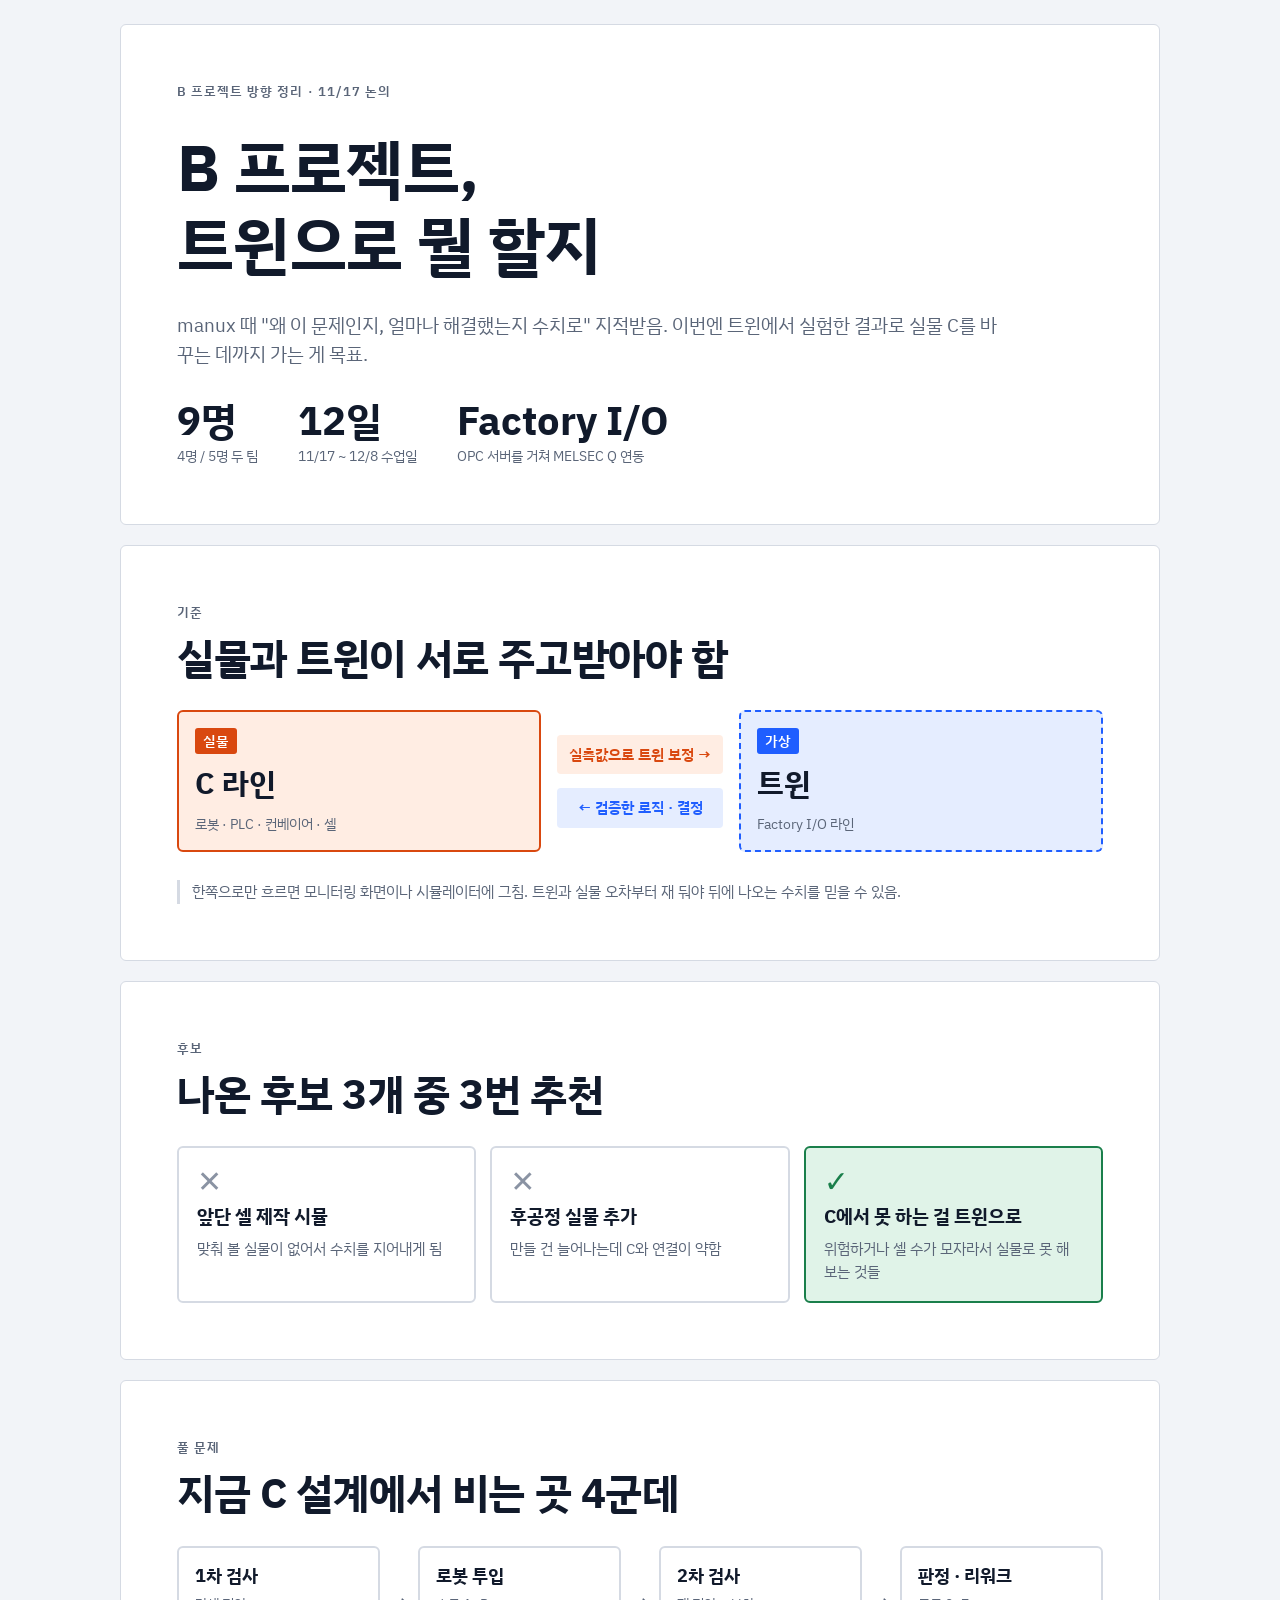
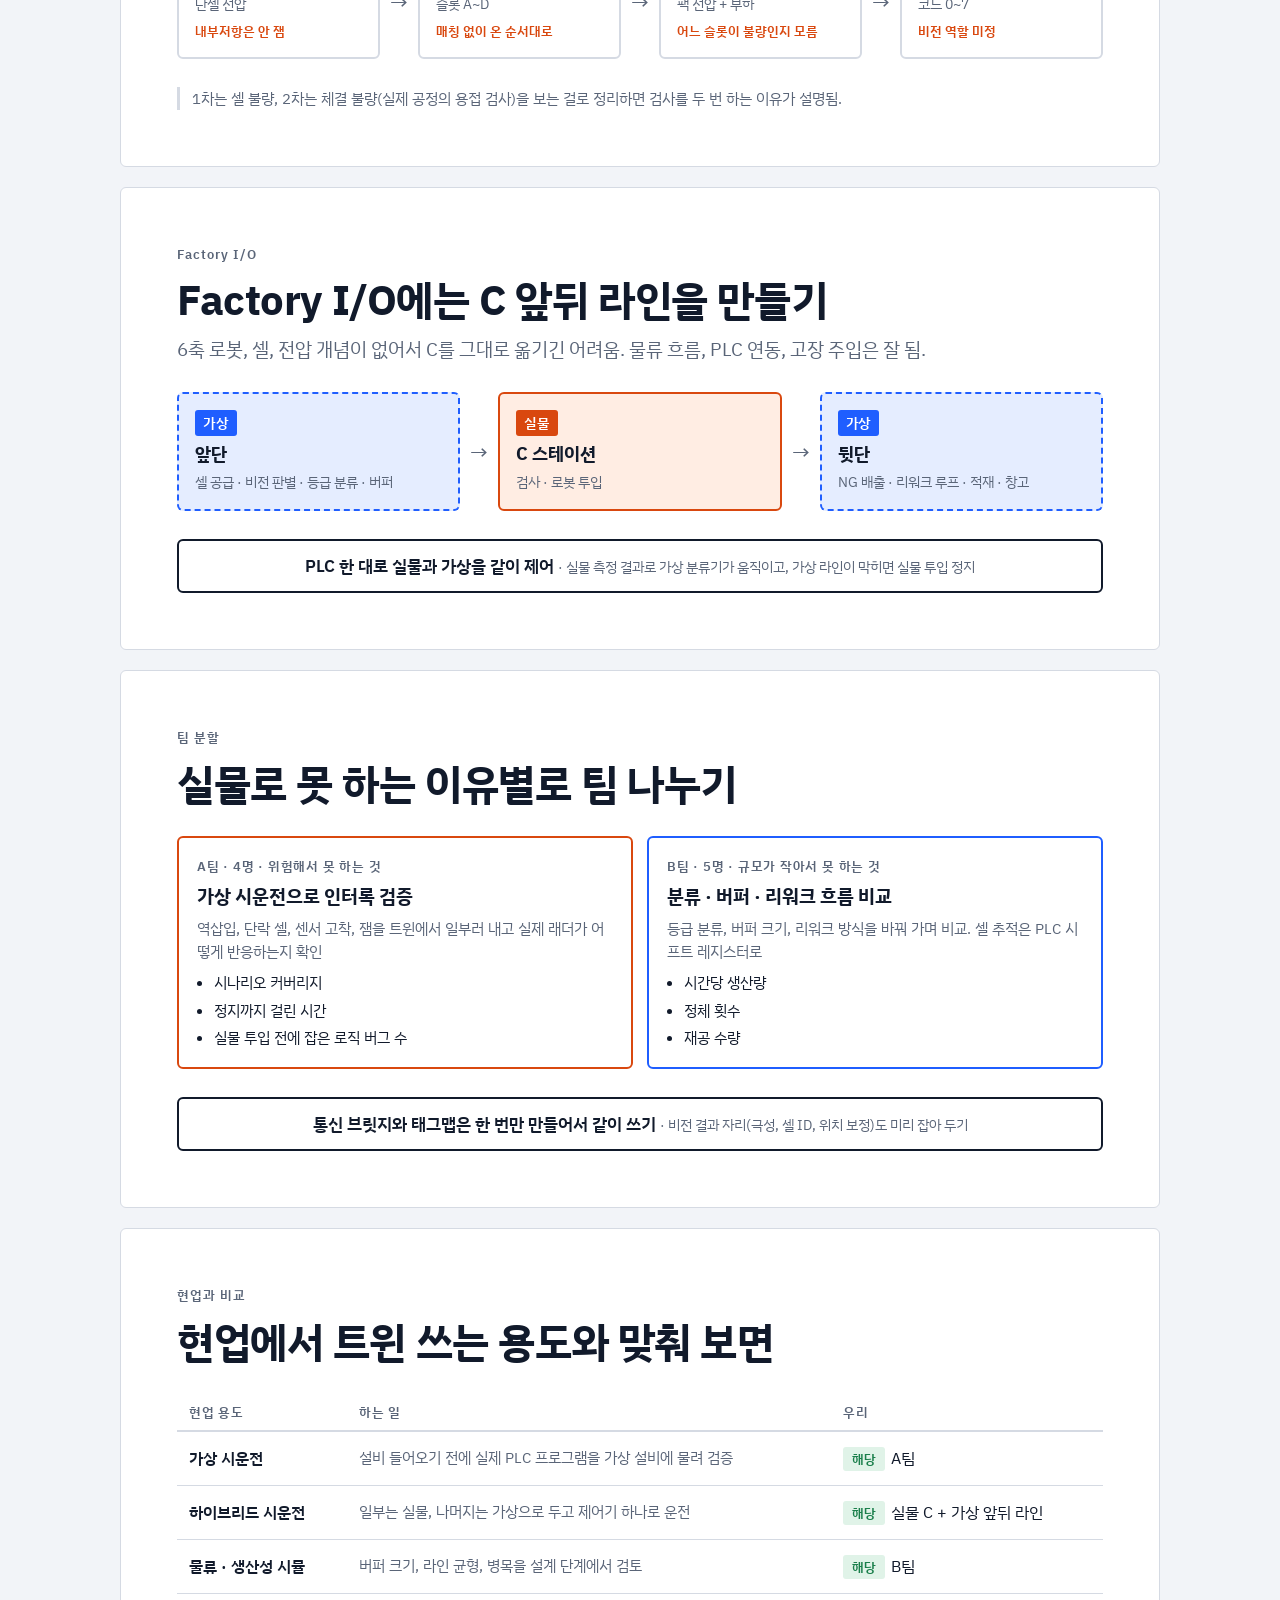
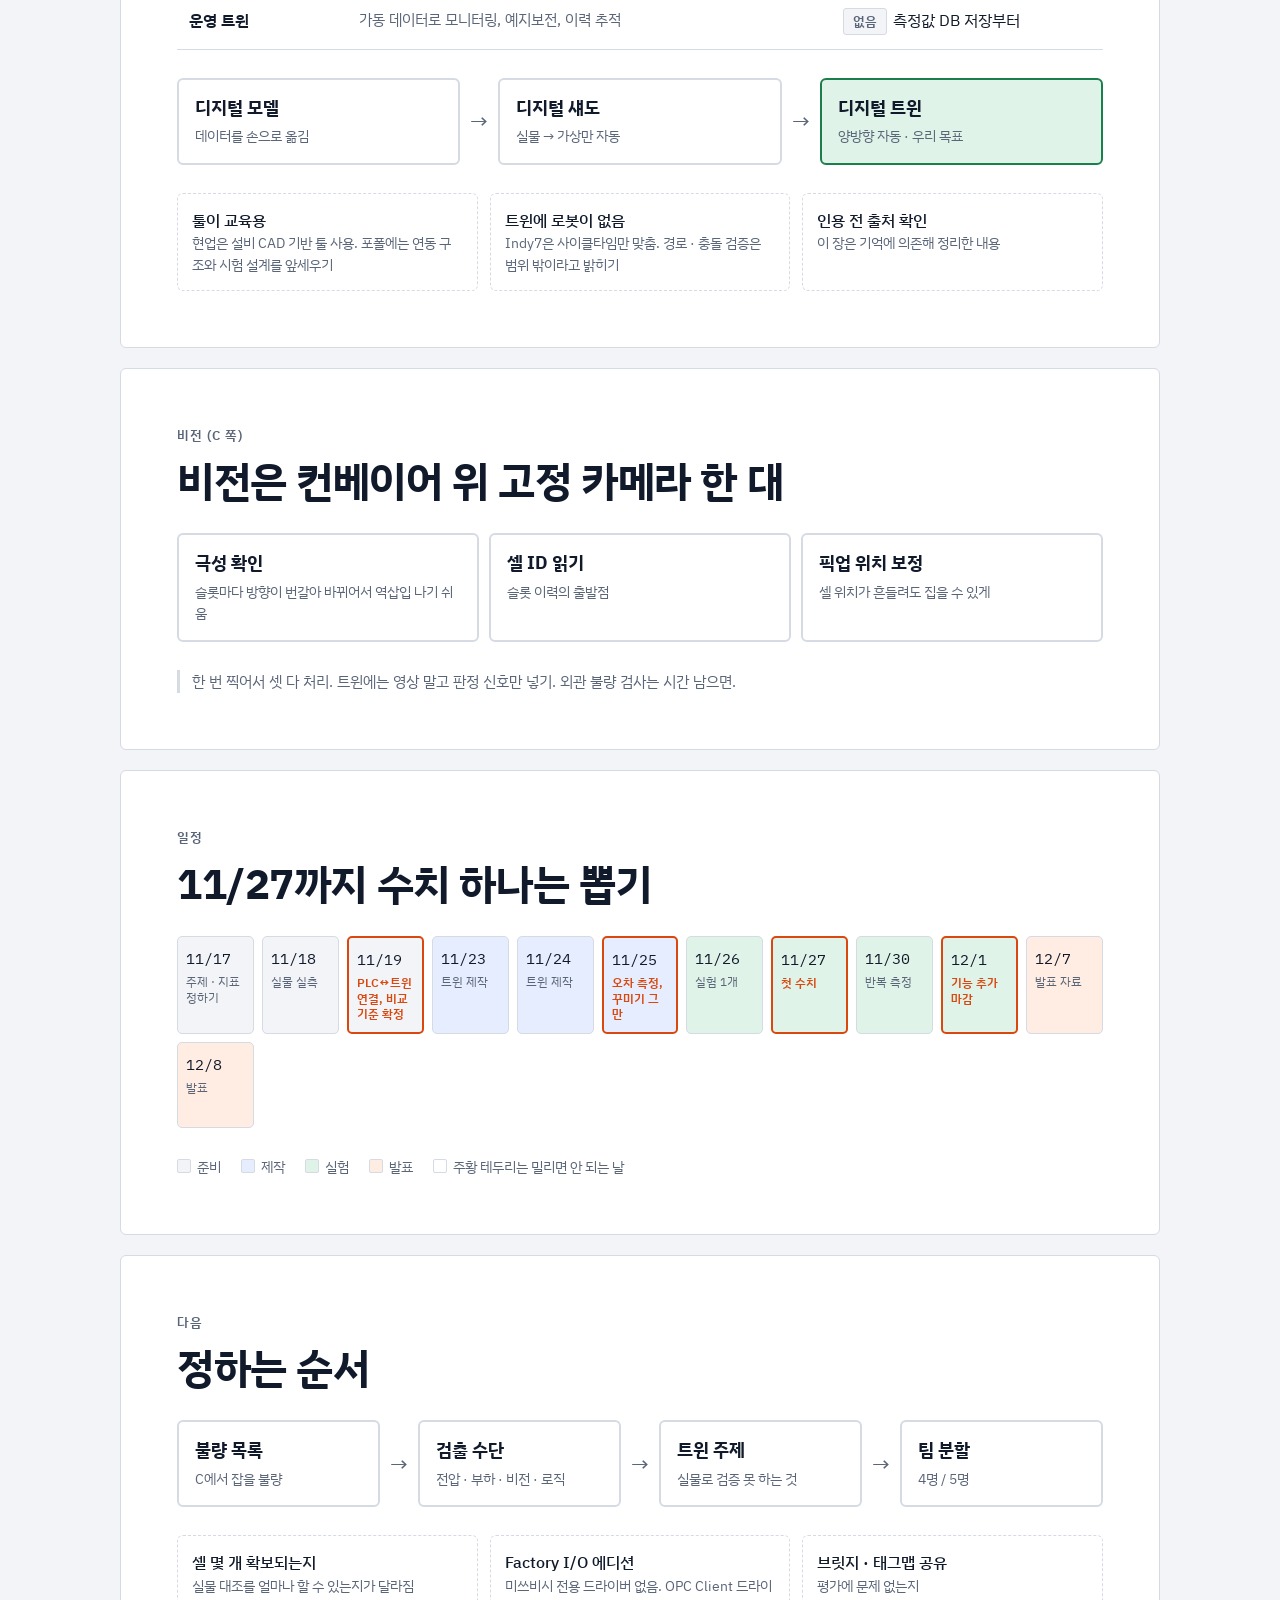
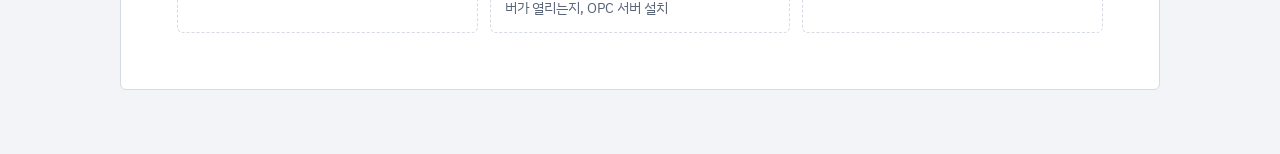
<file: b-project-twin-direction.html>
<!doctype html>
<html lang="ko">
<head>
<meta charset="utf-8">
<meta name="viewport" content="width=device-width, initial-scale=1">
<style>body{margin:0}[hidden]{display:none!important}</style>
</head>
<body>
<title>B 프로젝트 트윈 방향 제안</title>
<meta name="claude:viewport-fit-sides" content="cover">
<link rel="stylesheet" href="https://fonts.googleapis.com/css2?family=IBM+Plex+Sans+KR:wght@400;500;600;700&family=IBM+Plex+Mono:wght@500&display=swap">
<style>
/* Layout: 세로로 넘기는 슬라이드. 한 장에 제목 하나, 그 아래 도표 하나. 파랑 = 가상(트윈), 주황 = 실물. */
:root{
  --bg:#F2F4F8; --surface:#FFFFFF; --ink:#111A2B; --muted:#5A6578; --line:#D5DAE3;
  --virtual:#1F5EFF; --virtual-soft:#E5EDFF; --real:#D9480F; --real-soft:#FFEDE3;
  --ok:#1A7F4B; --ok-soft:#E0F3E8; --no:#8A93A3;
  --sans:"IBM Plex Sans KR","Apple SD Gothic Neo","Malgun Gothic",system-ui,sans-serif;
  --mono:"IBM Plex Mono",ui-monospace,Consolas,monospace;
}
@media (prefers-color-scheme:dark){:root:not([data-theme="light"]){
  --bg:#0D121A; --surface:#161D28; --ink:#E9EDF4; --muted:#98A3B5; --line:#2A3443;
  --virtual:#7AA5FF; --virtual-soft:#18274A; --real:#FF8F57; --real-soft:#3A2114;
  --ok:#5CCB8E; --ok-soft:#15301F; --no:#6B7687; color-scheme:dark}}
:root[data-theme="dark"]{
  --bg:#0D121A; --surface:#161D28; --ink:#E9EDF4; --muted:#98A3B5; --line:#2A3443;
  --virtual:#7AA5FF; --virtual-soft:#18274A; --real:#FF8F57; --real-soft:#3A2114;
  --ok:#5CCB8E; --ok-soft:#15301F; --no:#6B7687; color-scheme:dark}

*{box-sizing:border-box}
body{background:var(--bg);color:var(--ink);font-family:var(--sans);font-size:17px;line-height:1.55;
  padding-left:max(16px,env(safe-area-inset-left,0px));padding-right:max(16px,env(safe-area-inset-right,0px));padding-block:24px 64px}
.deck{max-width:1040px;margin:0 auto;display:flex;flex-direction:column;gap:20px}
.slide{background:var(--surface);border:1px solid var(--line);border-radius:6px;padding:clamp(24px,5vw,56px);display:flex;flex-direction:column;gap:28px}
.eyebrow{font-size:13px;font-weight:600;letter-spacing:.08em;color:var(--muted);margin:0}
h1,h2{margin:0;font-weight:700;line-height:1.2;text-wrap:balance;letter-spacing:-.01em}
h1{font-size:clamp(34px,6.4vw,64px)}
h2{font-size:clamp(26px,4.4vw,42px)}
.head{display:flex;flex-direction:column;gap:10px}
.sub{margin:0;color:var(--muted);font-size:clamp(16px,2vw,19px);max-width:44em}

.facts{display:flex;flex-wrap:wrap;gap:12px 40px}
.fact b{display:block;font-size:clamp(28px,4vw,40px);line-height:1.1;font-variant-numeric:tabular-nums}
.fact span{color:var(--muted);font-size:14px}

.flow{display:flex;align-items:stretch;gap:10px}
.node{flex:1;min-width:0;border:2px solid var(--line);border-radius:6px;padding:16px;display:flex;flex-direction:column;gap:6px}
.node b{font-size:18px;line-height:1.3}
.node span{font-size:14px;color:var(--muted)}
.node.v{border-color:var(--virtual);background:var(--virtual-soft);border-style:dashed}
.node.r{border-color:var(--real);background:var(--real-soft)}
.node.goal{border-color:var(--ok);background:var(--ok-soft)}
.arr{align-self:center;font-size:22px;color:var(--muted);flex:none}
.tag{align-self:flex-start;font-size:12px;font-weight:600;letter-spacing:.06em;padding:2px 8px;border-radius:3px}
.tag.v{background:var(--virtual);color:var(--surface)} .tag.r{background:var(--real);color:var(--surface)}
.node .hole{font-size:13px;font-weight:600;color:var(--real)}

.loop{display:grid;grid-template-columns:1fr auto 1fr;gap:16px;align-items:center}
.loop .big{font-size:clamp(22px,3vw,30px);font-weight:700;color:var(--ink)}
.links{display:flex;flex-direction:column;gap:14px;min-width:0}
.link{font-size:15px;font-weight:600;text-align:center;padding:8px 12px;border-radius:4px;white-space:nowrap}
.link.to-v{background:var(--real-soft);color:var(--real)} .link.to-r{background:var(--virtual-soft);color:var(--virtual)}

.cols{display:grid;grid-template-columns:repeat(auto-fit,minmax(230px,1fr));gap:14px}
.opt{border:2px solid var(--line);border-radius:6px;padding:18px;display:flex;flex-direction:column;gap:8px;min-width:0}
.opt .mark{font-size:30px;font-weight:700;line-height:1;color:var(--no)}
.opt b{font-size:19px;line-height:1.3}
.opt span{font-size:15px;color:var(--muted)}
.opt.pick{border-color:var(--ok);background:var(--ok-soft)} .opt.pick .mark{color:var(--ok)}
.opt ul{margin:0;padding-left:1.1em;font-size:15px;display:flex;flex-direction:column;gap:4px}
.opt.a{border-color:var(--real)} .opt.b{border-color:var(--virtual)}
.opt .count{font-size:13px;font-weight:600;color:var(--muted);letter-spacing:.06em}
.bar{border:2px solid var(--ink);border-radius:6px;padding:12px 16px;text-align:center;font-weight:600}
.bar span{font-weight:400;color:var(--muted);font-size:14px}
.note{margin:0;font-size:15px;color:var(--muted);border-left:3px solid var(--line);padding-left:12px}

.scroll{overflow-x:auto}
table{border-collapse:collapse;width:100%;min-width:560px;font-size:16px}
th{text-align:left;font-size:13px;font-weight:600;letter-spacing:.06em;color:var(--muted);padding:8px 12px;border-bottom:2px solid var(--line)}
td{padding:14px 12px;border-bottom:1px solid var(--line);vertical-align:top}
td:first-child{font-weight:600;white-space:nowrap}
td.what{color:var(--muted);font-size:15px}
.chip{display:inline-block;font-size:13px;font-weight:600;padding:2px 9px;border-radius:3px;margin-right:6px}
.chip.yes{background:var(--ok-soft);color:var(--ok)} .chip.none{background:var(--bg);color:var(--muted);border:1px solid var(--line)}

.cal{display:grid;grid-template-columns:repeat(auto-fill,minmax(74px,1fr));gap:8px}
.day{border-radius:5px;padding:10px 8px;min-height:86px;display:flex;flex-direction:column;gap:4px;background:var(--bg);border:1px solid var(--line)}
.day i{font-style:normal;font-family:var(--mono);font-size:15px;font-variant-numeric:tabular-nums}
.day small{font-size:12px;color:var(--muted);line-height:1.3}
.day.gate{border:2px solid var(--real)} .day.gate small{color:var(--real);font-weight:600}
.day.p2{background:var(--virtual-soft)} .day.p3{background:var(--ok-soft)} .day.p4{background:var(--real-soft)}
.legend{display:flex;flex-wrap:wrap;gap:8px 20px;font-size:14px;color:var(--muted)}
.legend span::before{content:"";display:inline-block;width:12px;height:12px;border-radius:2px;margin-right:6px;vertical-align:-1px;background:var(--c);border:1px solid var(--line)}

.checks{display:grid;grid-template-columns:repeat(auto-fit,minmax(220px,1fr));gap:12px;margin:0;padding:0;list-style:none}
.checks li{border:1px dashed var(--line);border-radius:6px;padding:14px;font-size:16px;font-weight:500}
.checks li span{display:block;font-size:14px;font-weight:400;color:var(--muted)}

@media (max-width:720px){
  .flow{flex-direction:column} .arr{transform:rotate(90deg)}
  .loop{grid-template-columns:1fr} .link{white-space:normal}
}
</style>

<main class="deck">

<section class="slide">
  <p class="eyebrow">B 프로젝트 방향 정리 · 11/17 논의</p>
  <h1>B 프로젝트,<br>트윈으로 뭘 할지</h1>
  <p class="sub">manux 때 "왜 이 문제인지, 얼마나 해결했는지 수치로" 지적받음. 이번엔 트윈에서 실험한 결과로 실물 C를 바꾸는 데까지 가는 게 목표.</p>
  <div class="facts">
    <div class="fact"><b>9명</b><span>4명 / 5명 두 팀</span></div>
    <div class="fact"><b>12일</b><span>11/17 ~ 12/8 수업일</span></div>
    <div class="fact"><b>Factory I/O</b><span>OPC 서버를 거쳐 MELSEC Q 연동</span></div>
  </div>
</section>

<section class="slide">
  <div class="head">
    <p class="eyebrow">기준</p>
    <h2>실물과 트윈이 서로 주고받아야 함</h2>
  </div>
  <div class="loop">
    <div class="node r"><span class="tag r">실물</span><span class="big">C 라인</span><span>로봇 · PLC · 컨베이어 · 셀</span></div>
    <div class="links">
      <div class="link to-v">실측값으로 트윈 보정 →</div>
      <div class="link to-r">← 검증한 로직 · 결정</div>
    </div>
    <div class="node v"><span class="tag v">가상</span><span class="big">트윈</span><span>Factory I/O 라인</span></div>
  </div>
  <p class="note">한쪽으로만 흐르면 모니터링 화면이나 시뮬레이터에 그침. 트윈과 실물 오차부터 재 둬야 뒤에 나오는 수치를 믿을 수 있음.</p>
</section>

<section class="slide">
  <div class="head">
    <p class="eyebrow">후보</p>
    <h2>나온 후보 3개 중 3번 추천</h2>
  </div>
  <div class="cols">
    <div class="opt"><span class="mark">✕</span><b>앞단 셀 제작 시뮬</b><span>맞춰 볼 실물이 없어서 수치를 지어내게 됨</span></div>
    <div class="opt"><span class="mark">✕</span><b>후공정 실물 추가</b><span>만들 건 늘어나는데 C와 연결이 약함</span></div>
    <div class="opt pick"><span class="mark">✓</span><b>C에서 못 하는 걸 트윈으로</b><span>위험하거나 셀 수가 모자라서 실물로 못 해 보는 것들</span></div>
  </div>
</section>

<section class="slide">
  <div class="head">
    <p class="eyebrow">풀 문제</p>
    <h2>지금 C 설계에서 비는 곳 4군데</h2>
  </div>
  <div class="flow">
    <div class="node"><b>1차 검사</b><span>단셀 전압</span><span class="hole">내부저항은 안 잼</span></div>
    <div class="arr">→</div>
    <div class="node"><b>로봇 투입</b><span>슬롯 A~D</span><span class="hole">매칭 없이 온 순서대로</span></div>
    <div class="arr">→</div>
    <div class="node"><b>2차 검사</b><span>팩 전압 + 부하</span><span class="hole">어느 슬롯이 불량인지 모름</span></div>
    <div class="arr">→</div>
    <div class="node"><b>판정 · 리워크</b><span>코드 0~7</span><span class="hole">비전 역할 미정</span></div>
  </div>
  <p class="note">1차는 셀 불량, 2차는 체결 불량(실제 공정의 용접 검사)을 보는 걸로 정리하면 검사를 두 번 하는 이유가 설명됨.</p>
</section>

<section class="slide">
  <div class="head">
    <p class="eyebrow">Factory I/O</p>
    <h2>Factory I/O에는 C 앞뒤 라인을 만들기</h2>
    <p class="sub">6축 로봇, 셀, 전압 개념이 없어서 C를 그대로 옮기긴 어려움. 물류 흐름, PLC 연동, 고장 주입은 잘 됨.</p>
  </div>
  <div class="flow">
    <div class="node v"><span class="tag v">가상</span><b>앞단</b><span>셀 공급 · 비전 판별 · 등급 분류 · 버퍼</span></div>
    <div class="arr">→</div>
    <div class="node r"><span class="tag r">실물</span><b>C 스테이션</b><span>검사 · 로봇 투입</span></div>
    <div class="arr">→</div>
    <div class="node v"><span class="tag v">가상</span><b>뒷단</b><span>NG 배출 · 리워크 루프 · 적재 · 창고</span></div>
  </div>
  <div class="bar">PLC 한 대로 실물과 가상을 같이 제어 <span>· 실물 측정 결과로 가상 분류기가 움직이고, 가상 라인이 막히면 실물 투입 정지</span></div>
</section>

<section class="slide">
  <div class="head">
    <p class="eyebrow">팀 분할</p>
    <h2>실물로 못 하는 이유별로 팀 나누기</h2>
  </div>
  <div class="cols">
    <div class="opt a">
      <span class="count">A팀 · 4명 · 위험해서 못 하는 것</span>
      <b>가상 시운전으로 인터록 검증</b>
      <span>역삽입, 단락 셀, 센서 고착, 잼을 트윈에서 일부러 내고 실제 래더가 어떻게 반응하는지 확인</span>
      <ul><li>시나리오 커버리지</li><li>정지까지 걸린 시간</li><li>실물 투입 전에 잡은 로직 버그 수</li></ul>
    </div>
    <div class="opt b">
      <span class="count">B팀 · 5명 · 규모가 작아서 못 하는 것</span>
      <b>분류 · 버퍼 · 리워크 흐름 비교</b>
      <span>등급 분류, 버퍼 크기, 리워크 방식을 바꿔 가며 비교. 셀 추적은 PLC 시프트 레지스터로</span>
      <ul><li>시간당 생산량</li><li>정체 횟수</li><li>재공 수량</li></ul>
    </div>
  </div>
  <div class="bar">통신 브릿지와 태그맵은 한 번만 만들어서 같이 쓰기 <span>· 비전 결과 자리(극성, 셀 ID, 위치 보정)도 미리 잡아 두기</span></div>
</section>

<section class="slide">
  <div class="head">
    <p class="eyebrow">현업과 비교</p>
    <h2>현업에서 트윈 쓰는 용도와 맞춰 보면</h2>
  </div>
  <div class="scroll">
    <table>
      <thead><tr><th>현업 용도</th><th>하는 일</th><th>우리</th></tr></thead>
      <tbody>
        <tr><td>가상 시운전</td><td class="what">설비 들어오기 전에 실제 PLC 프로그램을 가상 설비에 물려 검증</td><td><span class="chip yes">해당</span>A팀</td></tr>
        <tr><td>하이브리드 시운전</td><td class="what">일부는 실물, 나머지는 가상으로 두고 제어기 하나로 운전</td><td><span class="chip yes">해당</span>실물 C + 가상 앞뒤 라인</td></tr>
        <tr><td>물류 · 생산성 시뮬</td><td class="what">버퍼 크기, 라인 균형, 병목을 설계 단계에서 검토</td><td><span class="chip yes">해당</span>B팀</td></tr>
        <tr><td>운영 트윈</td><td class="what">가동 데이터로 모니터링, 예지보전, 이력 추적</td><td><span class="chip none">없음</span>측정값 DB 저장부터</td></tr>
      </tbody>
    </table>
  </div>
  <div class="flow">
    <div class="node"><b>디지털 모델</b><span>데이터를 손으로 옮김</span></div>
    <div class="arr">→</div>
    <div class="node"><b>디지털 섀도</b><span>실물 → 가상만 자동</span></div>
    <div class="arr">→</div>
    <div class="node goal"><b>디지털 트윈</b><span>양방향 자동 · 우리 목표</span></div>
  </div>
  <ul class="checks">
    <li>툴이 교육용<span>현업은 설비 CAD 기반 툴 사용. 포폴에는 연동 구조와 시험 설계를 앞세우기</span></li>
    <li>트윈에 로봇이 없음<span>Indy7은 사이클타임만 맞춤. 경로 · 충돌 검증은 범위 밖이라고 밝히기</span></li>
    <li>인용 전 출처 확인<span>이 장은 기억에 의존해 정리한 내용</span></li>
  </ul>
</section>

<section class="slide">
  <div class="head">
    <p class="eyebrow">비전 (C 쪽)</p>
    <h2>비전은 컨베이어 위 고정 카메라 한 대</h2>
  </div>
  <div class="flow">
    <div class="node"><b>극성 확인</b><span>슬롯마다 방향이 번갈아 바뀌어서 역삽입 나기 쉬움</span></div>
    <div class="node"><b>셀 ID 읽기</b><span>슬롯 이력의 출발점</span></div>
    <div class="node"><b>픽업 위치 보정</b><span>셀 위치가 흔들려도 집을 수 있게</span></div>
  </div>
  <p class="note">한 번 찍어서 셋 다 처리. 트윈에는 영상 말고 판정 신호만 넣기. 외관 불량 검사는 시간 남으면.</p>
</section>

<section class="slide">
  <div class="head">
    <p class="eyebrow">일정</p>
    <h2>11/27까지 수치 하나는 뽑기</h2>
  </div>
  <div class="cal">
    <div class="day"><i>11/17</i><small>주제 · 지표 정하기</small></div>
    <div class="day"><i>11/18</i><small>실물 실측</small></div>
    <div class="day gate"><i>11/19</i><small>PLC↔트윈 연결, 비교 기준 확정</small></div>
    <div class="day p2"><i>11/23</i><small>트윈 제작</small></div>
    <div class="day p2"><i>11/24</i><small>트윈 제작</small></div>
    <div class="day p2 gate"><i>11/25</i><small>오차 측정, 꾸미기 그만</small></div>
    <div class="day p3"><i>11/26</i><small>실험 1개</small></div>
    <div class="day p3 gate"><i>11/27</i><small>첫 수치</small></div>
    <div class="day p3"><i>11/30</i><small>반복 측정</small></div>
    <div class="day p3 gate"><i>12/1</i><small>기능 추가 마감</small></div>
    <div class="day p4"><i>12/7</i><small>발표 자료</small></div>
    <div class="day p4"><i>12/8</i><small>발표</small></div>
  </div>
  <div class="legend">
    <span style="--c:var(--bg)">준비</span>
    <span style="--c:var(--virtual-soft)">제작</span>
    <span style="--c:var(--ok-soft)">실험</span>
    <span style="--c:var(--real-soft)">발표</span>
    <span style="--c:var(--surface)">주황 테두리는 밀리면 안 되는 날</span>
  </div>
</section>

<section class="slide">
  <div class="head">
    <p class="eyebrow">다음</p>
    <h2>정하는 순서</h2>
  </div>
  <div class="flow">
    <div class="node"><b>불량 목록</b><span>C에서 잡을 불량</span></div>
    <div class="arr">→</div>
    <div class="node"><b>검출 수단</b><span>전압 · 부하 · 비전 · 로직</span></div>
    <div class="arr">→</div>
    <div class="node"><b>트윈 주제</b><span>실물로 검증 못 하는 것</span></div>
    <div class="arr">→</div>
    <div class="node"><b>팀 분할</b><span>4명 / 5명</span></div>
  </div>
  <ul class="checks">
    <li>셀 몇 개 확보되는지<span>실물 대조를 얼마나 할 수 있는지가 달라짐</span></li>
    <li>Factory I/O 에디션<span>미쓰비시 전용 드라이버 없음. OPC Client 드라이버가 열리는지, OPC 서버 설치</span></li>
    <li>브릿지 · 태그맵 공유<span>평가에 문제 없는지</span></li>
  </ul>
</section>

</main>

</body>
</html>
</file>
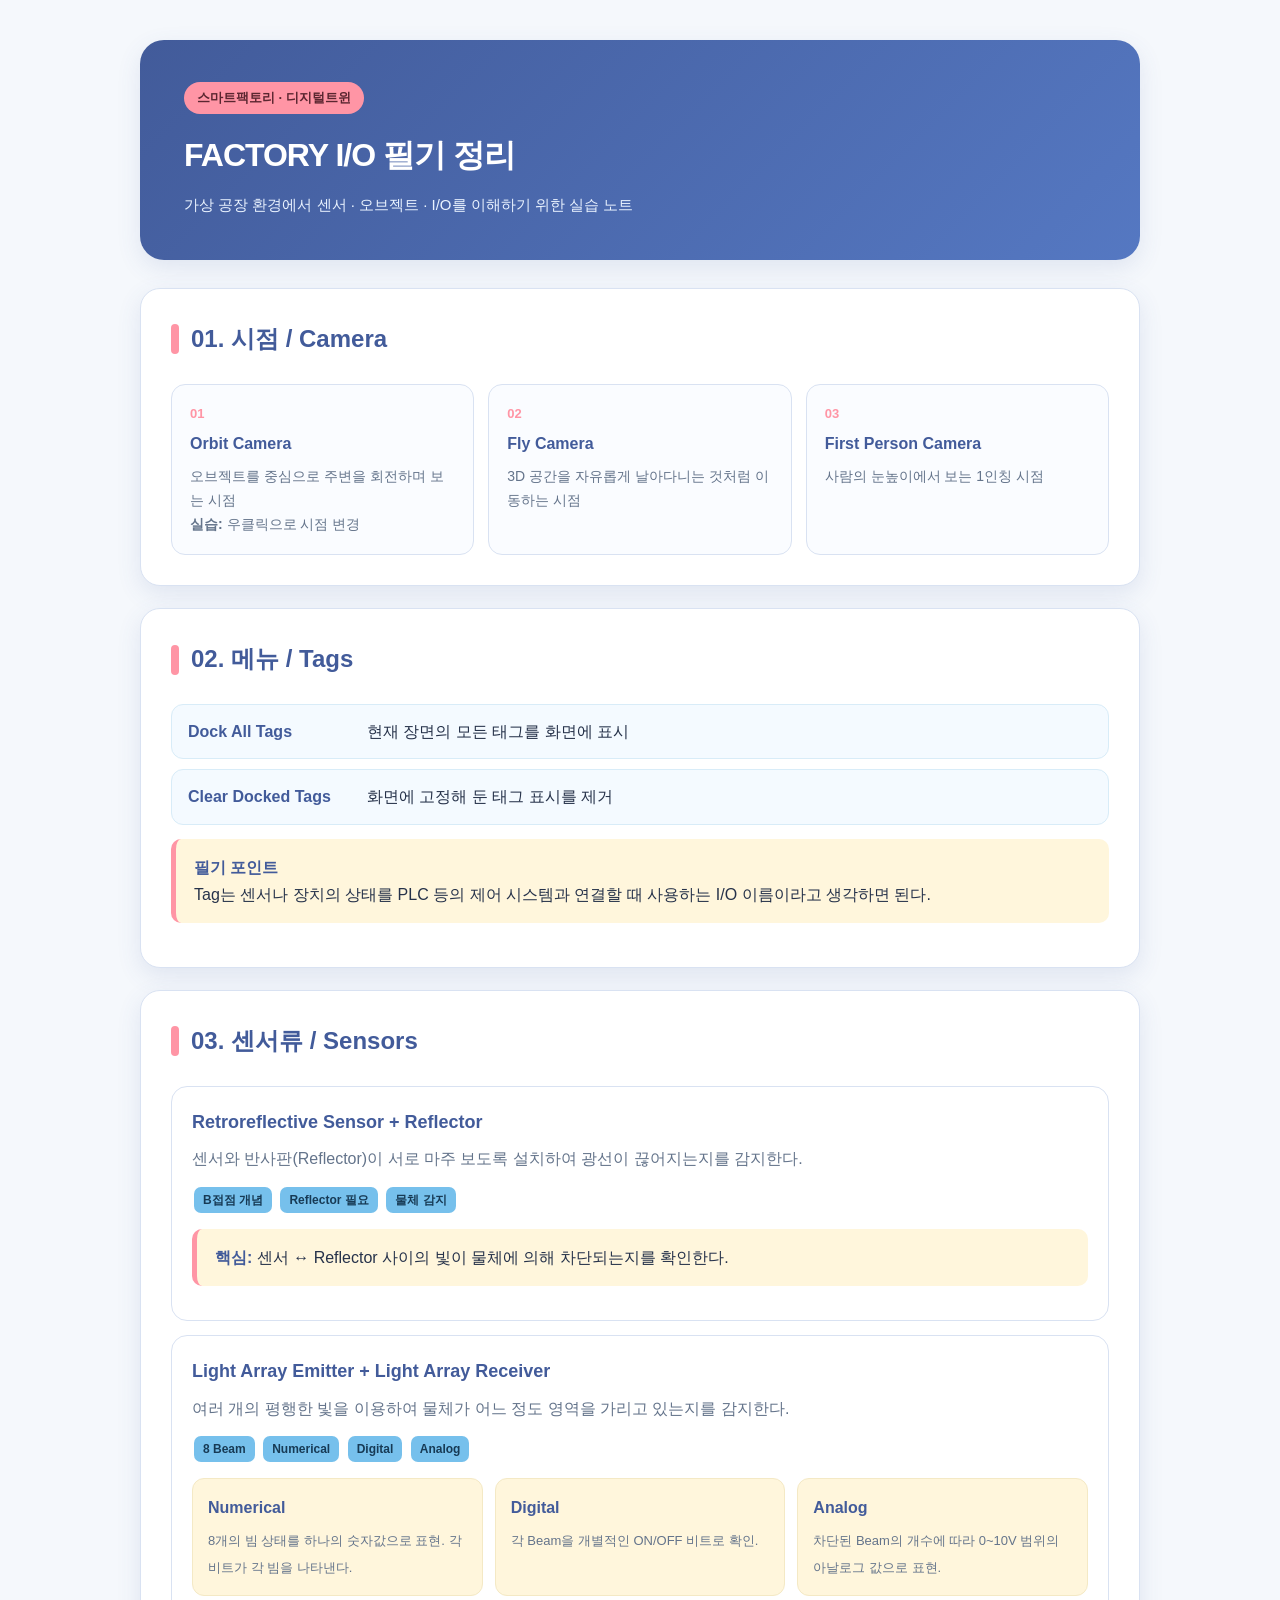
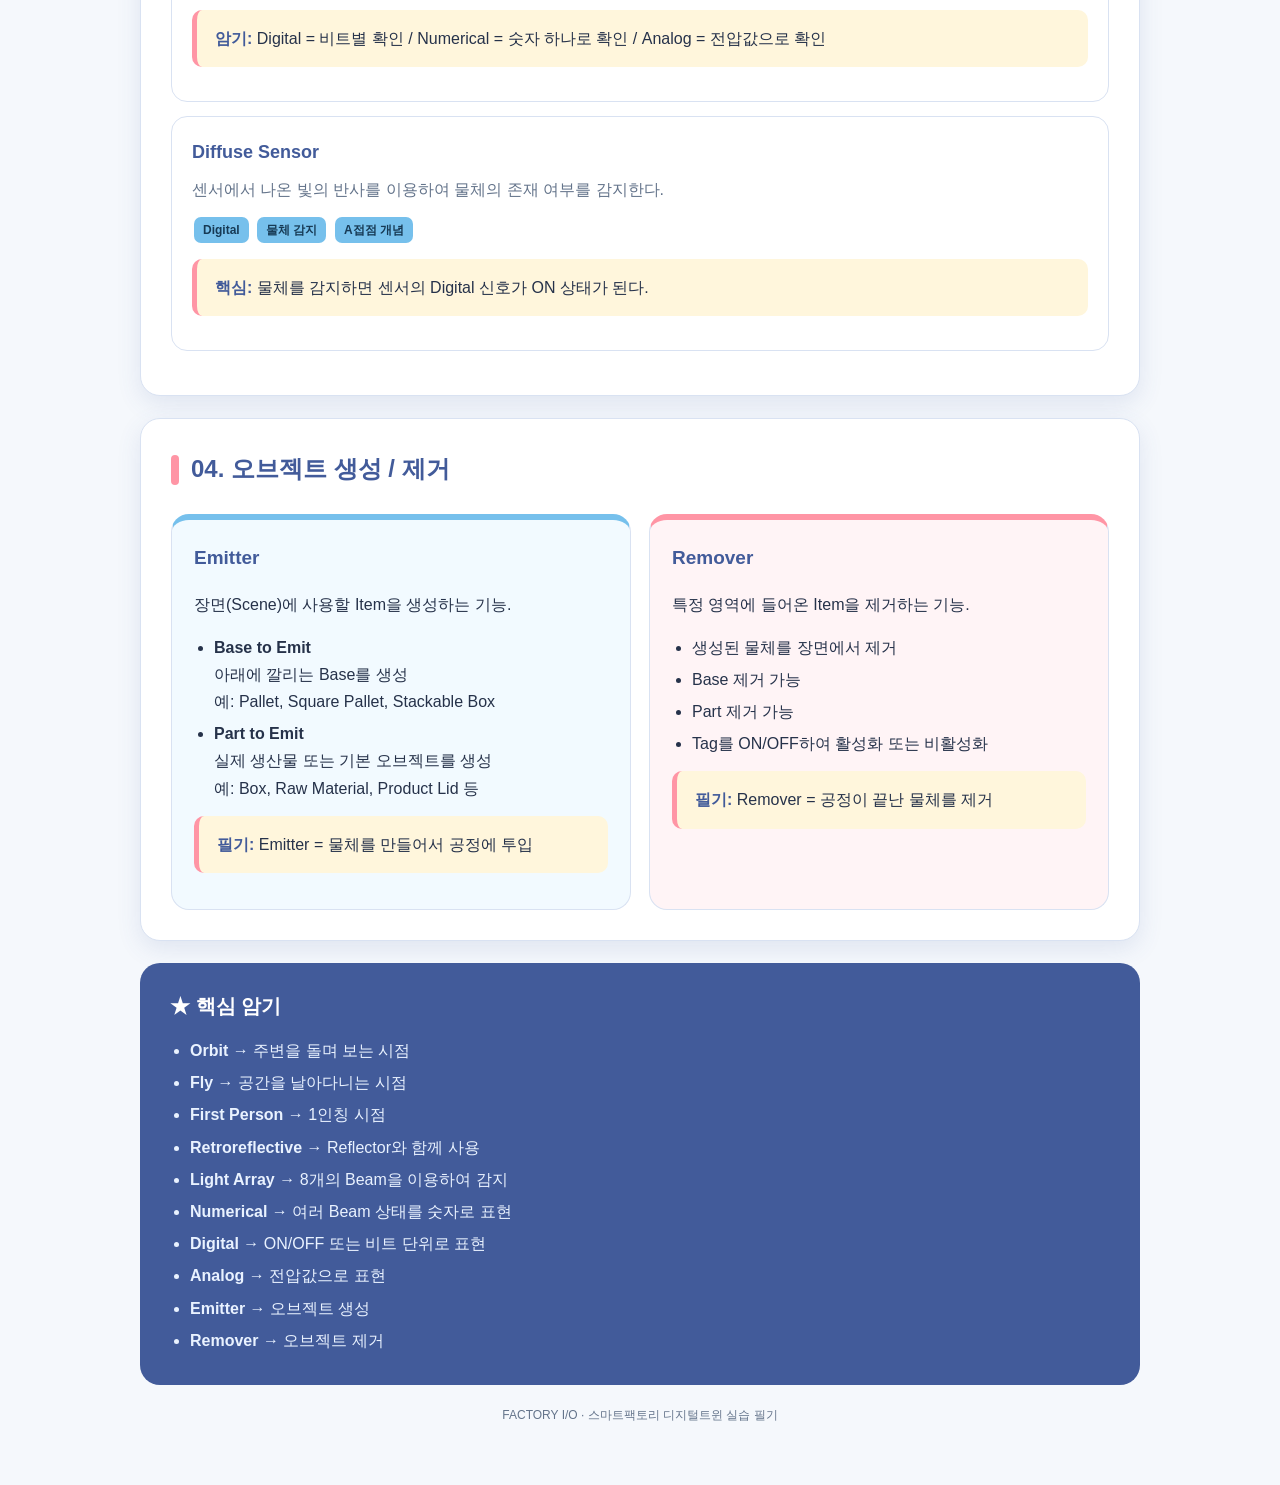
<file: digital_twin/디지털트윈1일차_prof_notes.html>
<!DOCTYPE html> <html lang="ko"> <head> <meta charset="UTF-8"> <meta name="viewport" content="width=device-width, initial-scale=1.0"> <title>스마트팩토리 - FACTORY I/O 필기 정리</title> <style> :root { --navy: #425B9A; --sky: #76C0EC; --cream: #FFF6DC; --pink: #FF95A5; --white: #FFFFFF; --text: #26324A; --muted: #64748B; --border: #D9E2F2; --shadow: 0 8px 24px rgba(66, 91, 154, 0.12); } * { box-sizing: border-box; } body { margin: 0; background: #F5F8FC; color: var(--text); font-family: "Pretendard", "Noto Sans KR", Arial, sans-serif; line-height: 1.7; } .container { width: min(1000px, calc(100% - 32px)); margin: 40px auto; } /* Header */ .header { background: linear-gradient( 135deg, var(--navy), #5578C2 ); color: var(--white); padding: 42px 44px; border-radius: 24px; box-shadow: var(--shadow); margin-bottom: 28px; } .header .category { display: inline-block; background: var(--pink); color: #5A2630; padding: 5px 13px; border-radius: 999px; font-size: 13px; font-weight: 800; margin-bottom: 14px; } .header h1 { margin: 0; font-size: 32px; letter-spacing: -1px; } .header p { margin: 10px 0 0; color: #EAF3FF; font-size: 15px; } /* Section */ .section { background: var(--white); border: 1px solid var(--border); border-radius: 20px; padding: 30px; margin-bottom: 22px; box-shadow: var(--shadow); } .section-title { display: flex; align-items: center; gap: 12px; margin: 0 0 24px; color: var(--navy); font-size: 24px; } .section-title::before { content: ""; width: 8px; height: 30px; border-radius: 10px; background: var(--pink); flex-shrink: 0; } h3 { color: var(--navy); font-size: 19px; margin: 26px 0 12px; } h3:first-of-type { margin-top: 0; } /* Note */ .note { background: var(--cream); border-left: 5px solid var(--pink); padding: 15px 18px; border-radius: 10px; margin: 14px 0; } .note strong { color: var(--navy); } /* Camera */ .camera-grid { display: grid; grid-template-columns: repeat(3, 1fr); gap: 14px; margin-top: 15px; } .camera-card { border: 1px solid var(--border); border-radius: 14px; padding: 18px; background: #FAFCFF; } .camera-card .number { color: var(--pink); font-weight: 900; font-size: 13px; } .camera-card h4 { margin: 5px 0 8px; color: var(--navy); font-size: 16px; } .camera-card p { margin: 0; font-size: 14px; color: var(--muted); } /* Menu */ .menu-list { display: grid; gap: 10px; } .menu-item { display: flex; align-items: center; gap: 14px; padding: 13px 16px; background: #F4FAFF; border: 1px solid #D8ECF8; border-radius: 12px; } .menu-key { min-width: 165px; color: var(--navy); font-weight: 800; } /* Sensor */ .sensor-card { border: 1px solid var(--border); border-radius: 16px; padding: 20px; margin: 14px 0; background: #FFFFFF; } .sensor-name { color: var(--navy); font-size: 18px; font-weight: 900; margin-bottom: 8px; } .sensor-desc { color: var(--muted); margin-bottom: 12px; } .tag { display: inline-block; padding: 3px 9px; margin: 2px; border-radius: 7px; background: var(--sky); color: #173A55; font-size: 12px; font-weight: 800; } /* Mode */ .mode-grid { display: grid; grid-template-columns: repeat(3, 1fr); gap: 12px; margin-top: 14px; } .mode { padding: 15px; border-radius: 12px; background: var(--cream); border: 1px solid #F4E9C5; } .mode strong { display: block; color: var(--navy); margin-bottom: 4px; } .mode span { font-size: 13px; color: var(--muted); } /* Emitter / Remover */ .function-grid { display: grid; grid-template-columns: 1fr 1fr; gap: 18px; } .function-card { border-radius: 18px; padding: 22px; border: 1px solid var(--border); } .function-card.emitter { background: #F2FAFF; border-top: 6px solid var(--sky); } .function-card.remover { background: #FFF4F6; border-top: 6px solid var(--pink); } .function-card h3 { margin-top: 0; } .function-card ul { margin: 10px 0 0; padding-left: 20px; } .function-card li { margin: 5px 0; } /* Quick summary */ .summary { background: var(--navy); color: white; border-radius: 20px; padding: 26px 30px; margin-top: 22px; } .summary h2 { margin: 0 0 14px; font-size: 20px; } .summary-list { margin: 0; padding-left: 20px; color: #E9F2FF; } .summary-list li { margin: 5px 0; } /* Footer */ footer { text-align: center; color: var(--muted); font-size: 12px; padding: 20px; } @media (max-width: 700px) { .container { width: min(100% - 20px, 1000px); margin: 20px auto; } .header { padding: 30px 24px; } .header h1 { font-size: 26px; } .section { padding: 22px; } .camera-grid, .mode-grid, .function-grid { grid-template-columns: 1fr; } .menu-item { display: block; } .menu-key { margin-bottom: 3px; } } </style> </head> <body> <div class="container">
<header class="header">
    <span class="category">스마트팩토리 · 디지털트윈</span>
    <h1>FACTORY I/O 필기 정리</h1>
    <p>가상 공장 환경에서 센서 · 오브젝트 · I/O를 이해하기 위한 실습 노트</p>
</header>


<!-- 01 카메라 -->
<section class="section">
    <h2 class="section-title">01. 시점 / Camera</h2>

    <div class="camera-grid">

        <div class="camera-card">
            <div class="number">01</div>
            <h4>Orbit Camera</h4>
            <p>
                오브젝트를 중심으로 주변을 회전하며 보는 시점
            </p>
            <p>
                <strong>실습:</strong> 우클릭으로 시점 변경
            </p>
        </div>

        <div class="camera-card">
            <div class="number">02</div>
            <h4>Fly Camera</h4>
            <p>
                3D 공간을 자유롭게 날아다니는 것처럼 이동하는 시점
            </p>
        </div>

        <div class="camera-card">
            <div class="number">03</div>
            <h4>First Person Camera</h4>
            <p>
                사람의 눈높이에서 보는 1인칭 시점
            </p>
        </div>

    </div>
</section>


<!-- 02 메뉴 -->
<section class="section">
    <h2 class="section-title">02. 메뉴 / Tags</h2>

    <div class="menu-list">

        <div class="menu-item">
            <span class="menu-key">Dock All Tags</span>
            <span>현재 장면의 모든 태그를 화면에 표시</span>
        </div>

        <div class="menu-item">
            <span class="menu-key">Clear Docked Tags</span>
            <span>화면에 고정해 둔 태그 표시를 제거</span>
        </div>

    </div>

    <div class="note">
        <strong>필기 포인트</strong><br>
        Tag는 센서나 장치의 상태를 PLC 등의 제어 시스템과 연결할 때 사용하는 I/O 이름이라고 생각하면 된다.
    </div>
</section>


<!-- 03 센서 -->
<section class="section">
    <h2 class="section-title">03. 센서류 / Sensors</h2>

    <!-- Retroreflective -->
    <div class="sensor-card">

        <div class="sensor-name">
            Retroreflective Sensor + Reflector
        </div>

        <div class="sensor-desc">
            센서와 반사판(Reflector)이 서로 마주 보도록 설치하여
            광선이 끊어지는지를 감지한다.
        </div>

        <span class="tag">B접점 개념</span>
        <span class="tag">Reflector 필요</span>
        <span class="tag">물체 감지</span>

        <div class="note">
            <strong>핵심:</strong>
            센서 ↔ Reflector 사이의 빛이 물체에 의해 차단되는지를 확인한다.
        </div>

    </div>


    <!-- Light Array -->
    <div class="sensor-card">

        <div class="sensor-name">
            Light Array Emitter + Light Array Receiver
        </div>

        <div class="sensor-desc">
            여러 개의 평행한 빛을 이용하여 물체가 어느 정도 영역을
            가리고 있는지를 감지한다.
        </div>

        <span class="tag">8 Beam</span>
        <span class="tag">Numerical</span>
        <span class="tag">Digital</span>
        <span class="tag">Analog</span>

        <div class="mode-grid">

            <div class="mode">
                <strong>Numerical</strong>
                <span>
                    8개의 빔 상태를 하나의 숫자값으로 표현.
                    각 비트가 각 빔을 나타낸다.
                </span>
            </div>

            <div class="mode">
                <strong>Digital</strong>
                <span>
                    각 Beam을 개별적인 ON/OFF 비트로 확인.
                </span>
            </div>

            <div class="mode">
                <strong>Analog</strong>
                <span>
                    차단된 Beam의 개수에 따라 0~10V 범위의
                    아날로그 값으로 표현.
                </span>
            </div>

        </div>

        <div class="note">
            <strong>암기:</strong>
            Digital = 비트별 확인 / Numerical = 숫자 하나로 확인 /
            Analog = 전압값으로 확인
        </div>

    </div>


    <!-- Diffuse -->
    <div class="sensor-card">

        <div class="sensor-name">
            Diffuse Sensor
        </div>

        <div class="sensor-desc">
            센서에서 나온 빛의 반사를 이용하여 물체의 존재 여부를 감지한다.
        </div>

        <span class="tag">Digital</span>
        <span class="tag">물체 감지</span>
        <span class="tag">A접점 개념</span>

        <div class="note">
            <strong>핵심:</strong>
            물체를 감지하면 센서의 Digital 신호가 ON 상태가 된다.
        </div>

    </div>

</section>


<!-- 04 Emitter / Remover -->
<section class="section">
    <h2 class="section-title">04. 오브젝트 생성 / 제거</h2>

    <div class="function-grid">

        <div class="function-card emitter">

            <h3>Emitter</h3>

            <p>
                장면(Scene)에 사용할 Item을 생성하는 기능.
            </p>

            <ul>
                <li>
                    <strong>Base to Emit</strong><br>
                    아래에 깔리는 Base를 생성
                    <br>
                    예: Pallet, Square Pallet, Stackable Box
                </li>

                <li>
                    <strong>Part to Emit</strong><br>
                    실제 생산물 또는 기본 오브젝트를 생성
                    <br>
                    예: Box, Raw Material, Product Lid 등
                </li>
            </ul>

            <div class="note">
                <strong>필기:</strong>
                Emitter = 물체를 만들어서 공정에 투입
            </div>

        </div>


        <div class="function-card remover">

            <h3>Remover</h3>

            <p>
                특정 영역에 들어온 Item을 제거하는 기능.
            </p>

            <ul>
                <li>생성된 물체를 장면에서 제거</li>
                <li>Base 제거 가능</li>
                <li>Part 제거 가능</li>
                <li>Tag를 ON/OFF하여 활성화 또는 비활성화</li>
            </ul>

            <div class="note">
                <strong>필기:</strong>
                Remover = 공정이 끝난 물체를 제거
            </div>

        </div>

    </div>
</section>


<!-- 핵심 요약 -->
<div class="summary">

    <h2>★ 핵심 암기</h2>

    <ul class="summary-list">
        <li>
            <strong>Orbit</strong> → 주변을 돌며 보는 시점
        </li>

        <li>
            <strong>Fly</strong> → 공간을 날아다니는 시점
        </li>

        <li>
            <strong>First Person</strong> → 1인칭 시점
        </li>

        <li>
            <strong>Retroreflective</strong> → Reflector와 함께 사용
        </li>

        <li>
            <strong>Light Array</strong> → 8개의 Beam을 이용하여 감지
        </li>

        <li>
            <strong>Numerical</strong> → 여러 Beam 상태를 숫자로 표현
        </li>

        <li>
            <strong>Digital</strong> → ON/OFF 또는 비트 단위로 표현
        </li>

        <li>
            <strong>Analog</strong> → 전압값으로 표현
        </li>

        <li>
            <strong>Emitter</strong> → 오브젝트 생성
        </li>

        <li>
            <strong>Remover</strong> → 오브젝트 제거
        </li>
    </ul>

</div>


<footer>
    FACTORY I/O · 스마트팩토리 디지털트윈 실습 필기
</footer>

</div> </body> </html>
</file>
